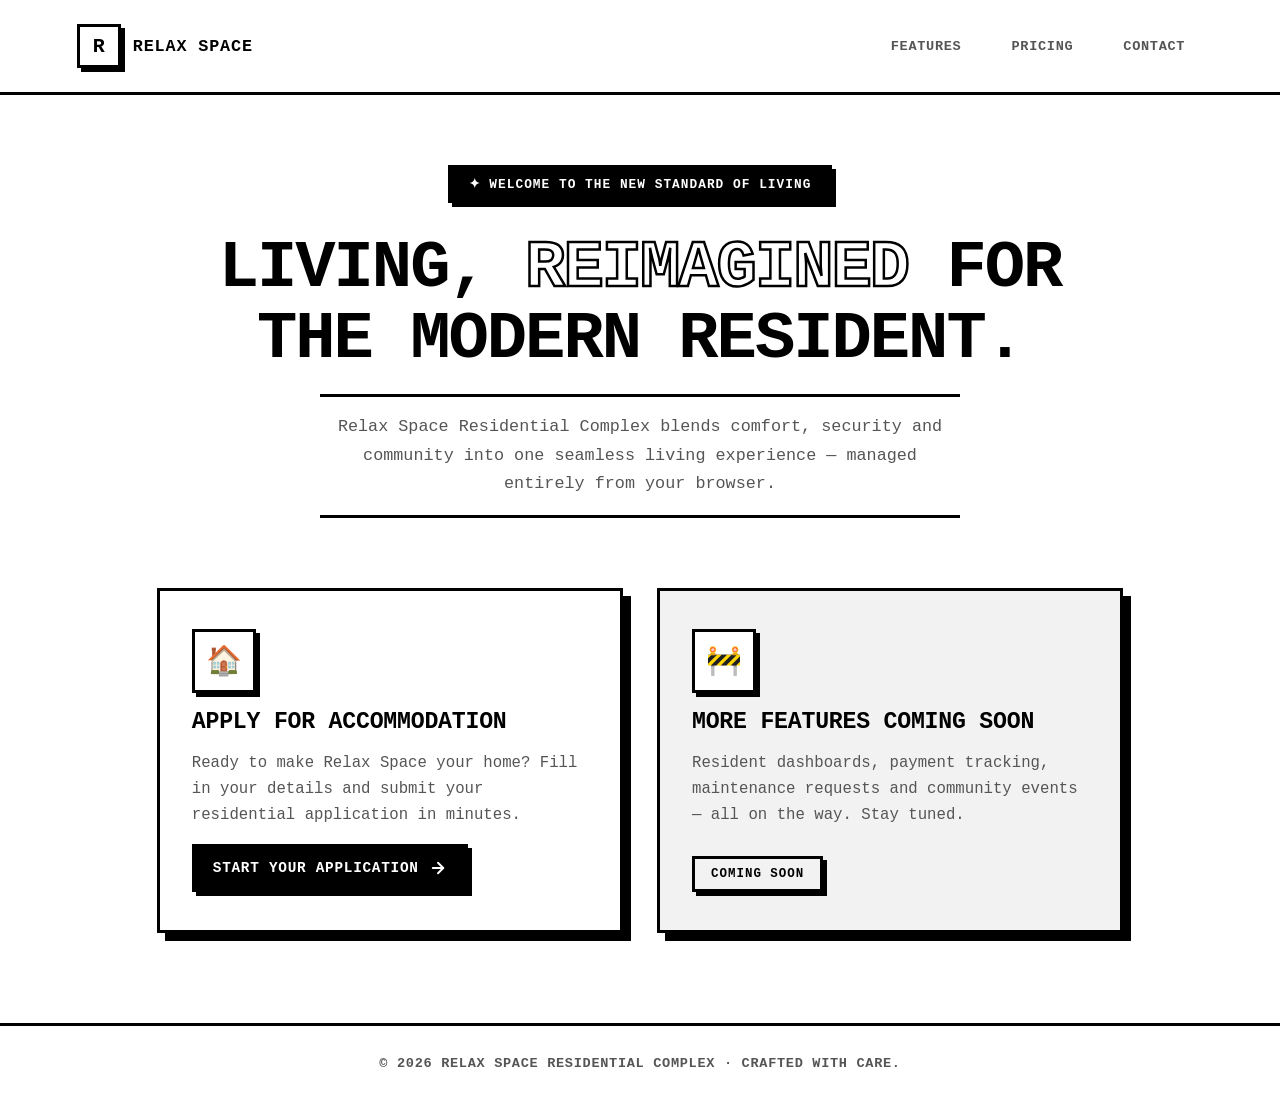
<file: frontend/index.html>
<!DOCTYPE html>
<html lang="en">
<head>
  <meta charset="UTF-8" />
  <meta name="viewport" content="width=device-width, initial-scale=1.0" />
  <title>Relax Space Residential Complex</title>
  <link rel="stylesheet" href="style.css" />
</head>
<body>
  <header class="site-header">
    <a class="brand" href="index.html">
      <span class="brand-mark">R</span>
      <span class="brand-text">Relax&nbsp;Space</span>
    </a>
    <nav class="nav">
      <span class="nav-item">Features</span>
      <span class="nav-item">Pricing</span>
      <span class="nav-item">Contact</span>
    </nav>
  </header>

  <main class="hero">
    <div class="hero-copy">
      <span class="pill">✦ Welcome to the new standard of living</span>
      <h1 class="hero-title">
        Living, <span class="outline">reimagined</span> for the modern resident.
      </h1>
      <p class="hero-sub">
        Relax Space Residential Complex blends comfort, security and community into
        one seamless living experience — managed entirely from your browser.
      </p>
    </div>

    <section class="cards">
      <!-- Card 1 : Apply for accommodation -->
      <a class="card card-primary" href="residents-application/application.html">
        <div class="card-icon">🏠</div>
        <h2 class="card-title">Apply for Accommodation</h2>
        <p class="card-text">
          Ready to make Relax Space your home? Fill in your details and submit your
          residential application in minutes.
        </p>
        <span class="card-cta">
          Start your application
          <svg class="arrow" viewBox="0 0 24 24" width="18" height="18" fill="none" stroke="currentColor" stroke-width="2.5" stroke-linecap="round" stroke-linejoin="round">
            <line x1="5" y1="12" x2="19" y2="12"/><polyline points="12 5 19 12 12 19"/>
          </svg>
        </span>
      </a>

      <!-- Card 2 : Coming soon -->
      <article class="card card-ghost is-locked" aria-label="More features coming soon">
        <div class="card-icon">🚧</div>
        <h2 class="card-title">More Features Coming Soon</h2>
        <p class="card-text">
          Resident dashboards, payment tracking, maintenance requests and community
          events — all on the way. Stay tuned.
        </p>
        <span class="badge-soon">Coming soon</span>
      </article>
    </section>
  </main>

  <footer class="site-footer">
    <p>© 2026 Relax Space Residential Complex · Crafted with care.</p>
  </footer>
</body>
</html>
</file>
<file: frontend/style.css>
/* ============================================================
   Relax Space Residential Complex — Homepage
   Design style: Black & White Neo-Brutalism
   ============================================================ */
* { margin: 0; padding: 0; box-sizing: border-box; }

:root {
  --black: #000;
  --white: #fff;
  --grey: #f2f2f2;
  --grey-2: #e4e4e4;
  --muted: #555;
  --border: 3px solid var(--black);
  --shadow: 8px 8px 0 var(--black);
  --shadow-sm: 4px 4px 0 var(--black);
  --shadow-hover: 2px 2px 0 var(--black);
}

html { height: 100%; }

body {
  min-height: 100vh;
  font-family: "Space Grotesk", "Archivo", "Helvetica Neue", monospace, sans-serif;
  background: var(--white);
  color: var(--black);
  -webkit-font-smoothing: antialiased;
  overflow-x: hidden;
}

::selection { background: var(--black); color: var(--white); }

/* ============ Header ============ */
.site-header {
  display: flex;
  align-items: center;
  justify-content: space-between;
  padding: 24px 6vw;
  border-bottom: var(--border);
  background: var(--white);
}

.brand {
  display: flex;
  align-items: center;
  gap: 12px;
  text-decoration: none;
  color: var(--black);
}

.brand-mark {
  display: grid;
  place-items: center;
  width: 44px;
  height: 44px;
  border: var(--border);
  box-shadow: var(--shadow-sm);
  font-weight: 800;
  font-size: 1.25rem;
  background: var(--white);
  transition: transform 0.15s ease, box-shadow 0.15s ease;
}

.brand:hover .brand-mark {
  transform: translate(-2px, -2px);
  box-shadow: 6px 6px 0 var(--black);
}

.brand-text {
  font-weight: 700;
  font-size: 1.05rem;
  text-transform: uppercase;
  letter-spacing: 0.05em;
}

.nav {
  display: flex;
  gap: 14px;
}

.nav-item {
  padding: 8px 16px;
  font-size: 0.85rem;
  font-weight: 700;
  text-transform: uppercase;
  letter-spacing: 0.05em;
  color: var(--muted);
  border: 2px solid transparent;
  cursor: default;
}

.nav-item:hover {
  color: var(--black);
  border: 2px solid var(--black);
  box-shadow: var(--shadow-sm);
}

/* ============ Hero ============ */
.hero {
  max-width: 1120px;
  margin: 0 auto;
  padding: 70px 6vw 90px;
  text-align: center;
}

.pill {
  display: inline-block;
  padding: 8px 18px;
  border: var(--border);
  box-shadow: var(--shadow-sm);
  font-size: 0.8rem;
  font-weight: 700;
  text-transform: uppercase;
  letter-spacing: 0.08em;
  background: var(--black);
  color: var(--white);
}

.hero-title {
  margin: 30px 0 20px;
  font-size: clamp(2.4rem, 6vw, 4.2rem);
  font-weight: 800;
  line-height: 1.05;
  letter-spacing: -0.03em;
  text-transform: uppercase;
}

.hero-title .outline {
  color: var(--white);
  -webkit-text-stroke: 2.5px var(--black);
  text-stroke: 2.5px var(--black);
}

.hero-sub {
  max-width: 640px;
  margin: 0 auto;
  color: var(--muted);
  font-size: 1.05rem;
  line-height: 1.7;
  border-top: var(--border);
  border-bottom: var(--border);
  padding: 16px 0;
}

/* ============ Cards ============ */
.cards {
  display: grid;
  grid-template-columns: repeat(auto-fit, minmax(320px, 1fr));
  gap: 34px;
  margin-top: 70px;
  text-align: left;
}

.card {
  position: relative;
  display: flex;
  flex-direction: column;
  gap: 16px;
  padding: 38px 32px;
  border: var(--border);
  box-shadow: var(--shadow);
  background: var(--white);
  text-decoration: none;
  color: var(--black);
  transition: transform 0.15s ease, box-shadow 0.15s ease;
}

.card-primary {
  background: var(--white);
}

.card:hover {
  transform: translate(-4px, -4px);
  box-shadow: 12px 12px 0 var(--black);
}

.card-icon {
  font-size: 1.8rem;
  width: 64px;
  height: 64px;
  display: grid;
  place-items: center;
  border: var(--border);
  box-shadow: var(--shadow-sm);
  background: var(--white);
}

.card-title {
  font-size: 1.45rem;
  font-weight: 800;
  letter-spacing: -0.01em;
  text-transform: uppercase;
}

.card-text {
  color: var(--muted);
  font-size: 0.98rem;
  line-height: 1.65;
}

.card-cta {
  margin-top: auto;
  display: inline-flex;
  align-items: center;
  gap: 10px;
  padding: 12px 18px;
  align-self: flex-start;
  font-weight: 700;
  font-size: 0.9rem;
  text-transform: uppercase;
  letter-spacing: 0.05em;
  border: var(--border);
  box-shadow: var(--shadow-sm);
  background: var(--black);
  color: var(--white);
}

.card:hover .card-cta {
  background: var(--white);
  color: var(--black);
}

.card .arrow {
  transition: transform 0.15s ease;
}

.card:hover .arrow { transform: translateX(5px); }

.badge-soon {
  margin-top: auto;
  align-self: flex-start;
  padding: 8px 16px;
  font-size: 0.78rem;
  font-weight: 700;
  letter-spacing: 0.08em;
  text-transform: uppercase;
  color: var(--black);
  border: var(--border);
  box-shadow: var(--shadow-sm);
  background: var(--grey);
}

.card-ghost { cursor: default; background: var(--grey); }
.card-ghost:hover { transform: none; box-shadow: var(--shadow); }

/* ============ Footer ============ */
.site-footer {
  text-align: center;
  padding: 30px 0 40px;
  border-top: var(--border);
  color: var(--muted);
  font-size: 0.85rem;
  font-weight: 600;
  text-transform: uppercase;
  letter-spacing: 0.05em;
}
</file>
